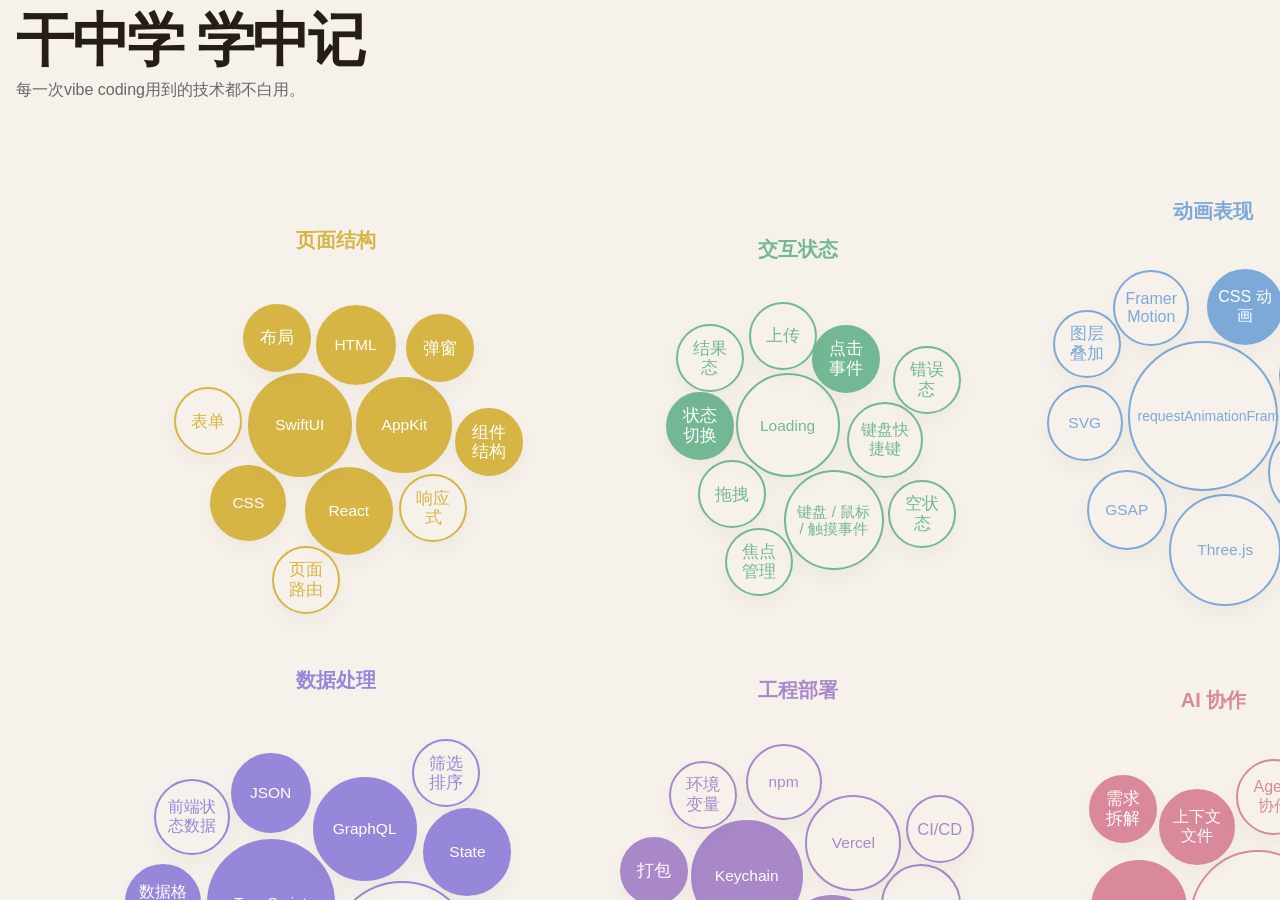
<file: index.html>
<!DOCTYPE html>
<html lang="zh-CN">
  <head>
    <meta charset="UTF-8" />
    <meta http-equiv="refresh" content="0; url=/dashboard/" />
    <meta name="viewport" content="width=device-width, initial-scale=1.0" />
    <title>learn from vibe-coding</title>
  </head>
  <body>
    <p>正在跳转到技术地图页面……</p>
  </body>
  </html>
</file>
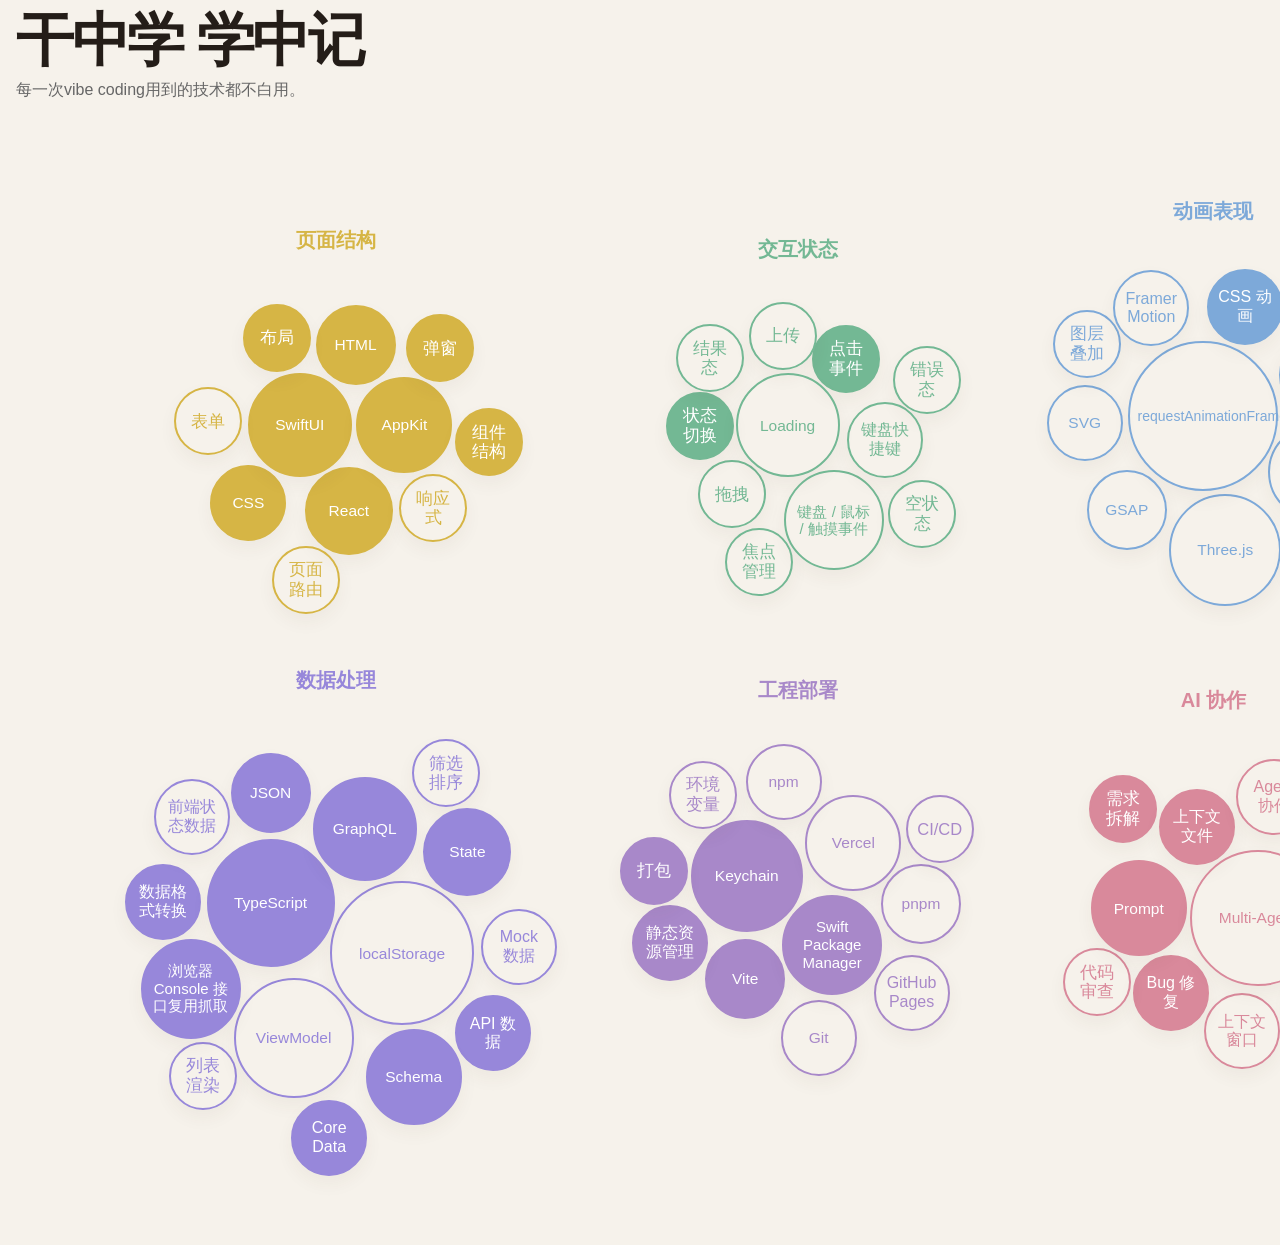
<file: dashboard/index.html>
<!DOCTYPE html>
<html lang="zh-CN">
  <head>
    <meta charset="UTF-8" />
    <meta name="viewport" content="width=device-width, initial-scale=1.0" />
    <title>learn from vibe-coding</title>
    <link rel="stylesheet" href="./style.css" />
  </head>
  <body>
    <div class="page-shell">
      <header class="hero">
        <h1>干中学 学中记</h1>
        <p class="hero-subtitle">每一次vibe coding用到的技术都不白用。</p>
      </header>

      <main id="main-layout" class="layout">
        <section class="map-panel" aria-labelledby="skill-tree-heading">

          <div class="map-stage">
            <div id="bubble-map" class="bubble-map" aria-live="polite"></div>
          </div>
        </section>

        <div id="detail-backdrop" class="detail-backdrop" hidden></div>
        <aside id="detail-panel" class="detail-panel" aria-labelledby="detail-heading" hidden>
          <div class="section-heading">
            <h2 id="detail-heading">技术点详情</h2>
            <button id="detail-close" class="detail-close" type="button" aria-label="关闭详情面板">×</button>
          </div>
          <div id="detail-empty" class="detail-empty">
            <p>点击一个技术点，查看它在具体项目中的落地方式。</p>
          </div>
          <div id="detail-content" class="detail-content" hidden></div>
        </aside>
      </main>
    </div>
    <script src="./app.js"></script>
  </body>
</html>
</file>
<file: dashboard/style.css>
:root {
  color-scheme: light;
  --page-bg: #f6f2eb;
  --page-shadow: rgba(38, 31, 26, 0.08);
  --surface: rgba(255, 255, 255, 0.9);
  --surface-border: rgba(72, 60, 49, 0.08);
  --text-strong: #241d18;
  --text-body: #61564c;
  --text-muted: #918578;
  --radius-xl: 34px;
  --radius-lg: 24px;
  --radius-md: 18px;
}

* {
  box-sizing: border-box;
}

html, body {
  margin: 0;
  padding: 0;
}

body {
  min-height: 100vh;
  background: var(--page-bg);
  color: var(--text-strong);
  font-family: "Avenir Next", "PingFang SC", "Hiragino Sans GB", "Microsoft YaHei", sans-serif;
}

body.detail-open {
  overflow: hidden;
}

.page-shell {
  max-width: 1500px;
  margin: 0 auto;
  padding: 12px 16px 0;
  display: flex;
  flex-direction: column;
}

.hero {
  position: fixed;
  top: 0;
  left: 50%;
  transform: translateX(-50%);
  z-index: 25;
  width: min(1532px, 100vw);
  flex-shrink: 0;
  margin-bottom: 10px;
  padding: 12px 16px 10px;
  background: var(--page-bg);
  box-shadow: none;
  border: none;
  backdrop-filter: none;
}

.hero h1 {
  margin: 0;
  font-family: "PingFang SC", "Hiragino Sans GB", "Microsoft YaHei", sans-serif;
  font-size: clamp(2.2rem, 4.5vw, 3.6rem);
  line-height: 1;
  letter-spacing: -0.04em;
  font-weight: 800;
}

.hero-subtitle {
  margin: 8px 0 0;
  color: #666666;
  font-family: "PingFang SC", "Hiragino Sans GB", "Microsoft YaHei", sans-serif;
  font-size: 1rem;
  font-weight: 400;
  line-height: 1.5;
}

.layout {
  flex: 1;
  display: grid;
  grid-template-columns: minmax(0, 1fr);
  align-items: start;
  position: relative;
  min-height: 0;
  padding-top: 116px;
}

.detail-panel {
  position: fixed;
  left: 50%;
  top: 50%;
  transform: translate(-50%, -50%);
  z-index: 40;
  overflow: hidden;
  border: 1px solid var(--surface-border);
  border-radius: var(--radius-xl);
  background: #ffffff;
  box-shadow: 0 18px 50px var(--page-shadow);
  width: min(980px, calc(100vw - 96px));
  height: min(72vh, 640px);
  min-height: 420px;
  display: grid;
  grid-template-rows: auto 1fr;
  backdrop-filter: blur(10px);
  text-align: left;
}

.map-panel {
  position: relative;
  overflow: visible;
  background: transparent;
  border: none;
  box-shadow: none;
}

.detail-backdrop {
  position: fixed;
  inset: 0;
  z-index: 30;
  background: rgba(0, 0, 0, 0.65);
}

.detail-backdrop[hidden] {
  display: none;
}

.section-heading {
  position: relative;
  z-index: 2;
  padding: 26px 28px 0;
}

.section-heading h2 {
  margin: 0;
  font-size: 1.45rem;
  letter-spacing: -0.03em;
  text-align: left;
}

.section-heading p {
  margin: 10px 0 0;
  color: var(--text-muted);
  font-size: 0.95rem;
  line-height: 1.7;
}

.map-stage {
  position: relative;
  z-index: 1;
  padding: 12px 0 12px;
}

.bubble-map {
  position: relative;
}

.module-bubble {
  position: absolute;
  border-radius: 50%;
  border: 3px solid transparent;
  background: transparent;
  box-shadow: none;
  transition: transform 180ms ease, box-shadow 180ms ease;
}

.module-bubble.is-active {
  transform: none;
  box-shadow: none;
}

.module-bubble__title {
  position: absolute;
  left: 50%;
  top: var(--title-top, 24px);
  transform: translateX(-50%);
  width: 44%;
  min-height: 52px;
  padding: 6px 12px;
  border: none;
  z-index: 3;
  background: transparent;
  color: var(--bubble-stroke);
  cursor: pointer;
  font: inherit;
  font-size: 1.25rem;
  font-weight: 700;
  line-height: 1.25;
  text-align: center;
}

.tech-bubble {
  position: absolute;
  transform: translate(-50%, -50%);
  width: var(--node-size, 68px);
  height: var(--node-size, 68px);
  min-width: 68px;
  min-height: 68px;
  padding: 8px;
  border-radius: 50%;
  border: 2px solid var(--bubble-stroke);
  background: transparent;
  color: var(--bubble-stroke);
  cursor: pointer;
  display: grid;
  place-items: center;
  font: inherit;
  text-align: center;
  line-height: 1.18;
  box-shadow: 0 8px 18px rgba(72, 58, 45, 0.05);
}

.tech-bubble span {
  display: -webkit-box;
  overflow: hidden;
  width: 100%;
  font-size: var(--node-font-size, 12px);
  white-space: var(--node-white-space, normal);
  overflow-wrap: anywhere;
  word-break: break-word;
  -webkit-line-clamp: var(--node-line-clamp, 3);
  -webkit-box-orient: vertical;
}

.tech-bubble span.is-single-line {
  display: block;
  white-space: nowrap;
  overflow: visible;
  line-height: 1;
}

.tech-bubble[data-used="true"] {
  background: var(--bubble-solid);
  border-color: var(--bubble-solid);
  color: #fff;
}

.tech-bubble.is-active {
  transform: translate(-50%, -50%) scale(1.07);
  box-shadow: 0 12px 24px rgba(43, 34, 28, 0.14);
}

.detail-panel[hidden] {
  display: none;
}

.detail-close {
  position: absolute;
  top: 18px;
  right: 22px;
  width: 36px;
  height: 36px;
  padding: 0;
  border: 1px solid rgba(43, 34, 28, 0.12);
  border-radius: 999px;
  background: rgba(255, 255, 255, 0.82);
  color: var(--text-body);
  cursor: pointer;
  font: inherit;
  font-size: 1.25rem;
  line-height: 1;
}

.detail-empty,
.detail-content {
  position: relative;
  z-index: 1;
  padding: 20px 28px 28px;
  overflow: auto;
  min-height: 0;
  text-align: left;
}

.detail-empty p {
  margin: 0;
  padding: 18px 20px;
  border-radius: var(--radius-lg);
  background: rgba(255, 255, 255, 0.56);
  color: var(--text-body);
  line-height: 1.8;
  text-align: left;
}

.detail-card {
  display: grid;
  gap: 16px;
}

.detail-summary {
  margin: 0;
  color: var(--text-body);
  font-size: 1.04rem;
  line-height: 1.9;
  text-align: left;
}

.knowledge-list {
  display: grid;
  gap: 0;
}

.knowledge-item {
  padding: 0;
  border-radius: 0;
  background: transparent;
}

.knowledge-item + .knowledge-item {
  margin-top: 12px;
  padding-top: 12px;
  border-top: 1px solid #ececec;
}

.knowledge-item h3 {
  margin: 0 0 6px;
  color: #1677ff;
  font-size: 0.84rem;
  letter-spacing: 0.08em;
  text-align: left;
}

.knowledge-item p {
  margin: 0;
  color: var(--text-body);
  line-height: 1.78;
  text-align: left;
}

.application-card {
  margin-top: 10px;
  padding: 0;
  border-radius: 0;
  background: transparent;
}

.application-card dl {
  display: grid;
  gap: 10px;
  margin: 0;
}

.application-card dt {
  color: #74aeff;
  font-size: 0.8rem;
  margin-bottom: 4px;
}

.application-card dd {
  margin: 0;
  color: var(--text-body);
  line-height: 1.7;
  text-align: left;
}

.project-cases {
  display: grid;
  gap: 12px;
  margin-top: 18px;
}

.project-cases__heading h3 {
  margin: 0 0 6px;
  color: #1677ff;
  font-size: 0.84rem;
  letter-spacing: 0.08em;
  text-align: left;
}

.project-cases__heading p {
  margin: 0;
  color: var(--text-muted);
  line-height: 1.7;
  text-align: left;
}

.project-case-list {
  display: grid;
  gap: 10px;
}

.project-case-item {
  padding: 10px;
  border-radius: 8px;
  background: #f6f7fa;
}

.project-case-trigger {
  width: 100%;
  display: flex;
  align-items: center;
  justify-content: space-between;
  gap: 12px;
  padding: 4px 2px;
  border: none;
  background: transparent;
  color: var(--text-strong);
  cursor: pointer;
  font: inherit;
  font-size: 0.98rem;
  text-align: left;
}

.project-case-trigger__meta {
  color: var(--text-muted);
  font-size: 1rem;
  line-height: 1;
}

.error-message {
  padding: 18px 20px;
  border-radius: var(--radius-lg);
  background: rgba(255, 255, 255, 0.64);
  color: #8c3f31;
  line-height: 1.7;
}
</file>
